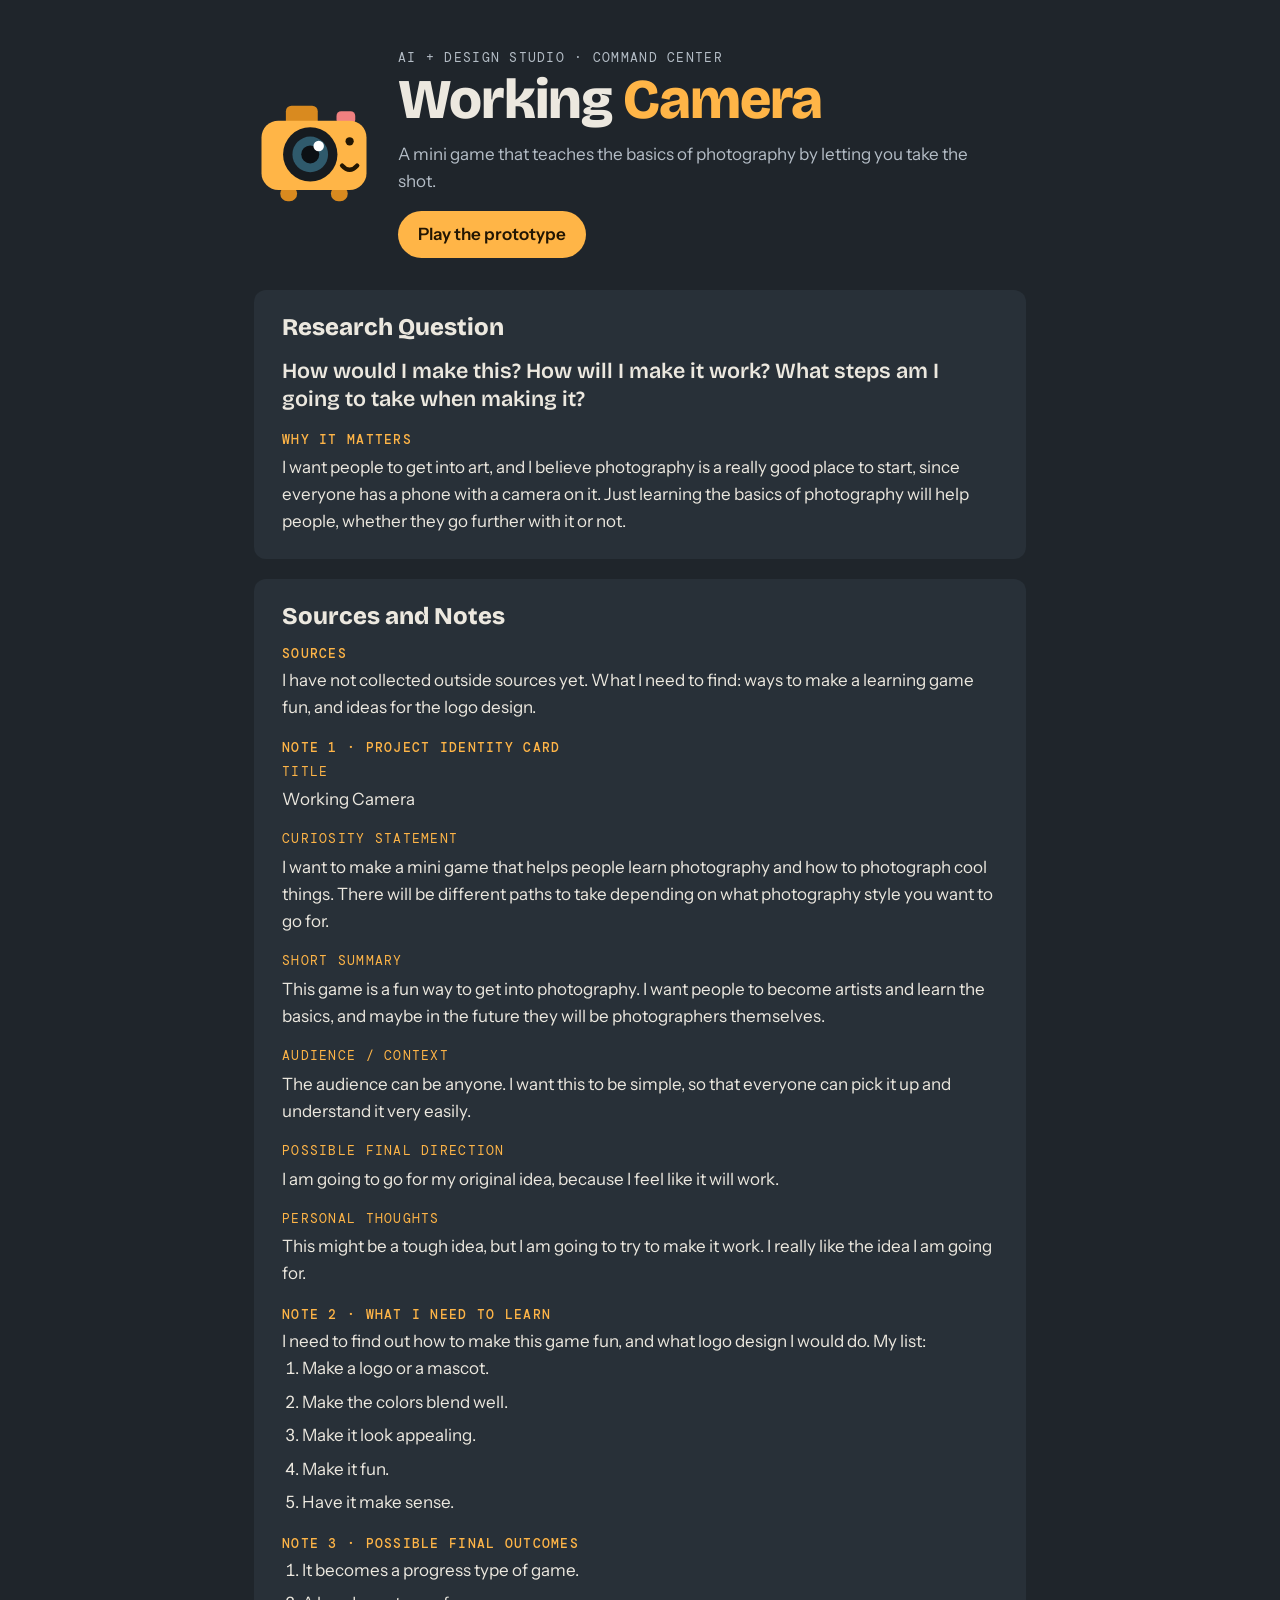
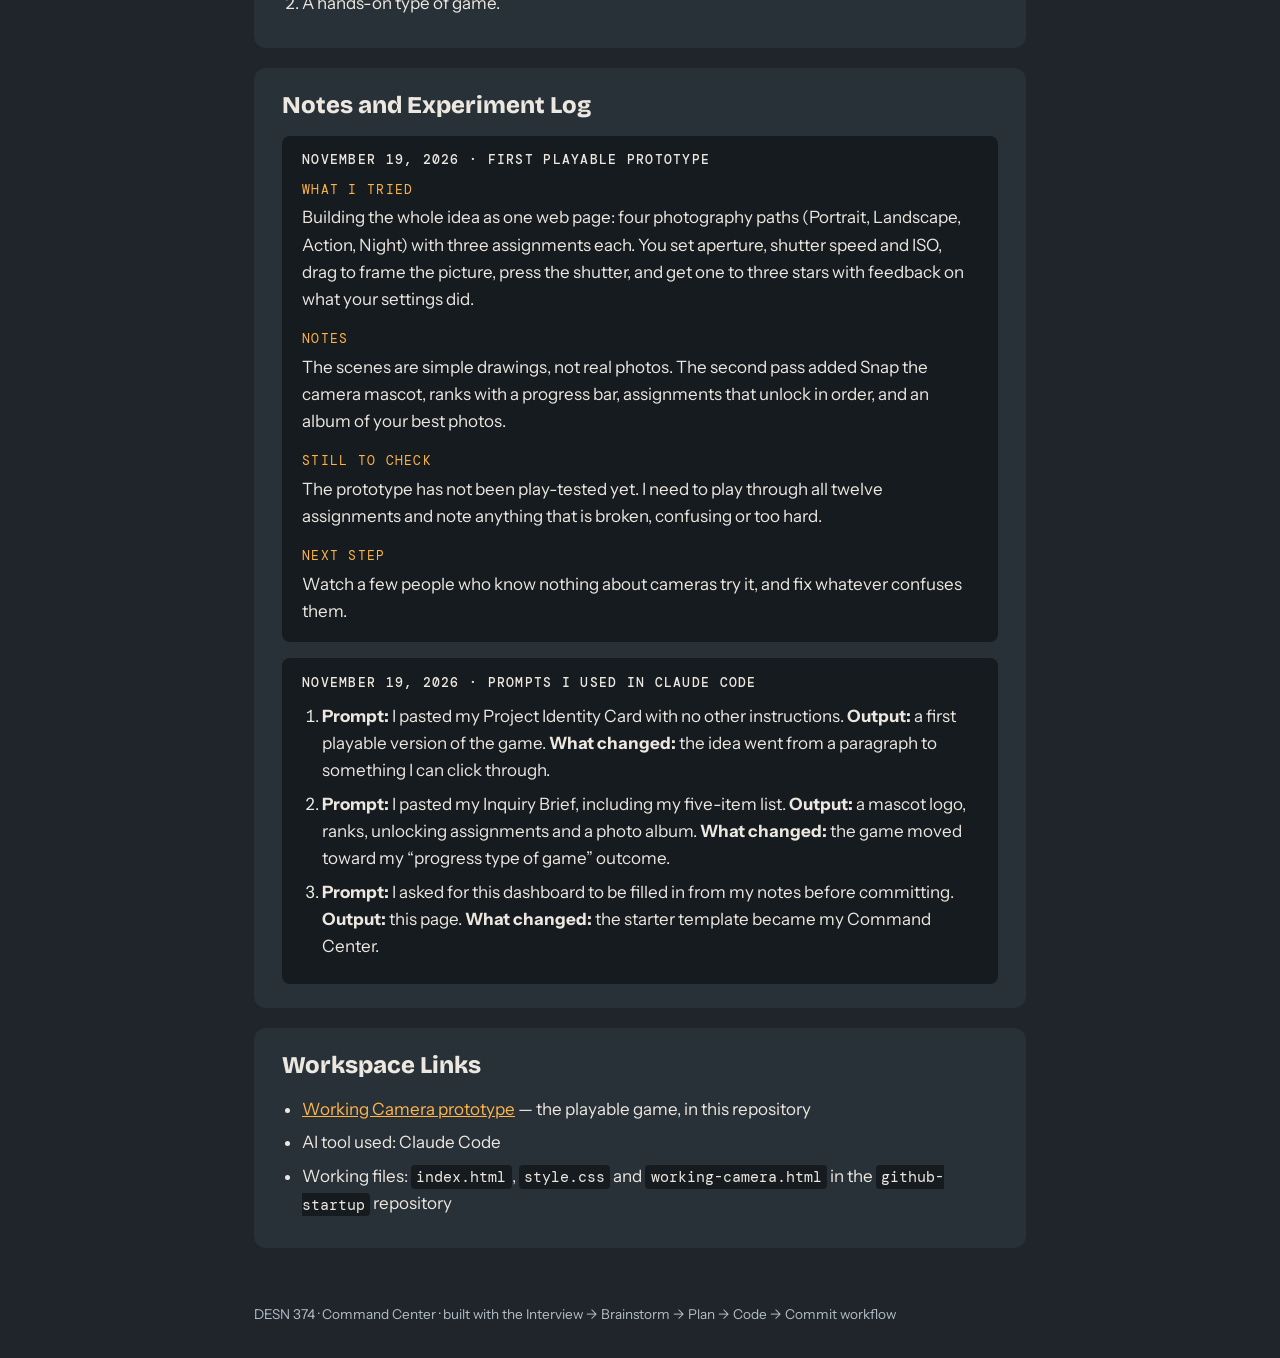
<file: index.html>
<!DOCTYPE html>
<html lang="en">
<head>
  <meta charset="UTF-8" />
  <meta name="viewport" content="width=device-width, initial-scale=1.0" />
  <title>Working Camera &#183; Command Center</title>
  <link rel="stylesheet" href="https://fonts.googleapis.com/css2?family=Bricolage+Grotesque:opsz,wght@12..96,600;12..96,800&family=DM+Mono:wght@400;500&family=Instrument+Sans:wght@400;500;600&display=swap" />
  <link rel="stylesheet" href="style.css" />
</head>
<body>
  <header class="site-header">
    <svg class="mascot" viewBox="0 0 64 56" role="img" aria-labelledby="snap-title">
      <title id="snap-title">Snap, the Working Camera mascot: a small amber camera with one big lens eye and a smile</title>
      <rect x="14" y="46" width="9" height="8" rx="4" fill="#d98a1f"/><rect x="41" y="46" width="9" height="8" rx="4" fill="#d98a1f"/>
      <rect x="17" y="3" width="17" height="12" rx="3" fill="#d98a1f"/><rect x="44" y="6" width="10" height="7" rx="2.5" fill="#f08080"/>
      <rect x="4" y="11" width="56" height="37" rx="9" fill="#ffb547"/>
      <circle cx="30" cy="29" r="14.5" fill="#161b20"/><circle cx="30" cy="29" r="9.5" fill="#2f5a6c"/><circle cx="30" cy="29" r="4.8" fill="#0c1014"/><circle cx="34.5" cy="24.5" r="2.8" fill="#fff"/>
      <circle cx="51" cy="22" r="2.2" fill="#221603"/>
      <path d="M47 35q4 4.5 8 0" stroke="#221603" stroke-width="2.4" fill="none" stroke-linecap="round"/>
    </svg>
    <div>
      <p class="eyebrow">AI + Design Studio &#183; Command Center</p>
      <h1 id="project-title">Working <span>Camera</span></h1>
      <p class="tagline">A mini game that teaches the basics of photography by letting you take the shot.</p>
      <p><a class="play" href="working-camera.html">Play the prototype</a></p>
    </div>
  </header>

  <main class="container">

    <section aria-labelledby="question-h">
      <h2 id="question-h">Research Question</h2>
      <p class="question">How would I make this? How will I make it work? What steps am I going to take when making it?</p>
      <h3>Why it matters</h3>
      <p>I want people to get into art, and I believe photography is a really good place to start, since everyone has a phone with a camera on it. Just learning the basics of photography will help people, whether they go further with it or not.</p>
    </section>

    <section aria-labelledby="sources-h">
      <h2 id="sources-h">Sources and Notes</h2>
      <h3>Sources</h3>
      <p>I have not collected outside sources yet. What I need to find: ways to make a learning game fun, and ideas for the logo design.</p>
      <h3>Note 1 &#183; Project identity card</h3>
      <dl>
        <dt>Title</dt>
        <dd>Working Camera</dd>
        <dt>Curiosity statement</dt>
        <dd>I want to make a mini game that helps people learn photography and how to photograph cool things. There will be different paths to take depending on what photography style you want to go for.</dd>
        <dt>Short summary</dt>
        <dd>This game is a fun way to get into photography. I want people to become artists and learn the basics, and maybe in the future they will be photographers themselves.</dd>
        <dt>Audience / context</dt>
        <dd>The audience can be anyone. I want this to be simple, so that everyone can pick it up and understand it very easily.</dd>
        <dt>Possible final direction</dt>
        <dd>I am going to go for my original idea, because I feel like it will work.</dd>
        <dt>Personal thoughts</dt>
        <dd>This might be a tough idea, but I am going to try to make it work. I really like the idea I am going for.</dd>
      </dl>
      <h3>Note 2 &#183; What I need to learn</h3>
      <p>I need to find out how to make this game fun, and what logo design I would do. My list:</p>
      <ol>
        <li>Make a logo or a mascot.</li>
        <li>Make the colors blend well.</li>
        <li>Make it look appealing.</li>
        <li>Make it fun.</li>
        <li>Have it make sense.</li>
      </ol>
      <h3>Note 3 &#183; Possible final outcomes</h3>
      <ol>
        <li>It becomes a progress type of game.</li>
        <li>A hands-on type of game.</li>
      </ol>
    </section>

    <section aria-labelledby="experiments-h">
      <h2 id="experiments-h">Notes and Experiment Log</h2>
      <article class="entry">
        <h3><time datetime="2026-11-19">November 19, 2026</time> &#183; First playable prototype</h3>
        <dl>
          <dt>What I tried</dt>
          <dd>Building the whole idea as one web page: four photography paths (Portrait, Landscape, Action, Night) with three assignments each. You set aperture, shutter speed and ISO, drag to frame the picture, press the shutter, and get one to three stars with feedback on what your settings did.</dd>
          <dt>Notes</dt>
          <dd>The scenes are simple drawings, not real photos. The second pass added Snap the camera mascot, ranks with a progress bar, assignments that unlock in order, and an album of your best photos.</dd>
          <dt>Still to check</dt>
          <dd>The prototype has not been play-tested yet. I need to play through all twelve assignments and note anything that is broken, confusing or too hard.</dd>
          <dt>Next step</dt>
          <dd>Watch a few people who know nothing about cameras try it, and fix whatever confuses them.</dd>
        </dl>
      </article>
      <article class="entry">
        <h3><time datetime="2026-11-19">November 19, 2026</time> &#183; Prompts I used in Claude Code</h3>
        <ol>
          <li><strong>Prompt:</strong> I pasted my Project Identity Card with no other instructions. <strong>Output:</strong> a first playable version of the game. <strong>What changed:</strong> the idea went from a paragraph to something I can click through.</li>
          <li><strong>Prompt:</strong> I pasted my Inquiry Brief, including my five-item list. <strong>Output:</strong> a mascot logo, ranks, unlocking assignments and a photo album. <strong>What changed:</strong> the game moved toward my &#8220;progress type of game&#8221; outcome.</li>
          <li><strong>Prompt:</strong> I asked for this dashboard to be filled in from my notes before committing. <strong>Output:</strong> this page. <strong>What changed:</strong> the starter template became my Command Center.</li>
        </ol>
      </article>
    </section>

    <section aria-labelledby="links-h">
      <h2 id="links-h">Workspace Links</h2>
      <ul>
        <li><a href="working-camera.html">Working Camera prototype</a> &#8212; the playable game, in this repository</li>
        <li>AI tool used: Claude Code</li>
        <li>Working files: <code>index.html</code>, <code>style.css</code> and <code>working-camera.html</code> in the <code>github-startup</code> repository</li>
      </ul>
    </section>

  </main>

  <footer class="site-footer">
    <p>DESN 374 &#183; Command Center &#183; built with the Interview &#8594; Brainstorm &#8594; Plan &#8594; Code &#8594; Commit workflow</p>
  </footer>
</body>
</html>
</file>
<file: style.css>
/* Same palette as the Working Camera game: charcoal camera body, amber readout. */
:root {
  color-scheme: dark;
  --bg: #1f252b;
  --surface: #283038;
  --well: #161b20;
  --text: #ece8df;
  --muted: #b4bdc6;
  --border: #3a454f;
  --accent: #ffb547;
  --display: "Bricolage Grotesque", "Trebuchet MS", sans-serif;
  --body: "Instrument Sans", "Segoe UI", system-ui, sans-serif;
  --mono: "DM Mono", ui-monospace, Consolas, monospace;
}

* {
  box-sizing: border-box;
}

body {
  margin: 0;
  min-height: 100vh;
  font-family: var(--body);
  font-size: 1.0625rem;
  background: var(--bg);
  color: var(--text);
  line-height: 1.6;
}

.site-header,
.container,
.site-footer {
  width: min(820px, 100%);
  margin: 0 auto;
  padding-left: 1.5rem;
  padding-right: 1.5rem;
}

.site-header {
  padding-top: 3rem;
  padding-bottom: 2rem;
  display: flex;
  flex-wrap: wrap;
  align-items: center;
  gap: 1.5rem;
}

.mascot {
  width: 7.5rem;
  height: auto;
  flex: none;
}

.eyebrow {
  margin: 0 0 0.5rem;
  font-family: var(--mono);
  font-size: 0.8rem;
  letter-spacing: 0.1em;
  text-transform: uppercase;
  color: var(--muted);
}

h1,
h2,
h3 {
  font-family: var(--display);
  line-height: 1.15;
  text-wrap: balance;
}

.site-header h1 {
  margin: 0 0 0.5rem;
  font-size: clamp(2.25rem, 7vw, 3.5rem);
  font-weight: 800;
  letter-spacing: -0.02em;
}

.site-header h1 span {
  color: var(--accent);
}

.site-header p {
  margin: 0;
}

.tagline {
  color: var(--muted);
  max-width: 34em;
}

.play {
  display: inline-block;
  margin-top: 1rem;
  padding: 0.6rem 1.25rem;
  border-radius: 999px;
  background: var(--accent);
  color: #221603;
  font-weight: 600;
  text-decoration: none;
}

.play:hover {
  background: #ffc76e;
}

.container {
  padding-bottom: 2rem;
  display: grid;
  gap: 1.25rem;
}

section {
  background: var(--surface);
  border-radius: 12px;
  padding: 1.5rem 1.75rem;
  min-width: 0;
}

section h2 {
  margin: 0 0 1rem;
  font-size: 1.5rem;
  font-weight: 800;
}

section h3 {
  margin: 1.25rem 0 0.35rem;
  font-family: var(--mono);
  font-size: 0.8rem;
  font-weight: 500;
  letter-spacing: 0.1em;
  text-transform: uppercase;
  color: var(--accent);
}

section h2 + h3,
.entry h3 {
  margin-top: 0;
}

section p,
section ul,
section ol {
  margin: 0;
  max-width: 65ch;
}

section ul,
section ol {
  padding-left: 1.25rem;
}

section li {
  margin-bottom: 0.4rem;
}

.question {
  font-family: var(--display);
  font-size: 1.35rem;
  font-weight: 600;
  line-height: 1.3;
}

dl {
  margin: 0;
  display: grid;
  gap: 0.25rem;
  max-width: 65ch;
}

dt {
  margin-top: 0.75rem;
  font-family: var(--mono);
  font-size: 0.8rem;
  letter-spacing: 0.1em;
  text-transform: uppercase;
  color: var(--accent);
}

dt:first-child {
  margin-top: 0;
}

dd {
  margin: 0;
}

.entry {
  background: var(--well);
  border-radius: 8px;
  padding: 1.1rem 1.25rem;
}

.entry + .entry {
  margin-top: 1rem;
}

section h3 + dl,
section h3 + ol {
  margin-top: 0.35rem;
}

.entry h3 {
  margin-bottom: 0.75rem;
  color: var(--text);
}

code {
  font-family: var(--mono);
  font-size: 0.9em;
  background: var(--well);
  padding: 0.1em 0.35em;
  border-radius: 4px;
}

a {
  color: var(--accent);
}

a:focus-visible {
  outline: 2px solid var(--accent);
  outline-offset: 3px;
}

.site-footer {
  padding-top: 1.5rem;
  padding-bottom: 2rem;
}

.site-footer p {
  margin: 0;
  font-size: 0.85rem;
  color: var(--muted);
}

@media (max-width: 640px) {
  .site-header {
    padding-top: 2rem;
  }

  .mascot {
    width: 5rem;
  }

  section {
    padding: 1.25rem;
  }
}
</file>
